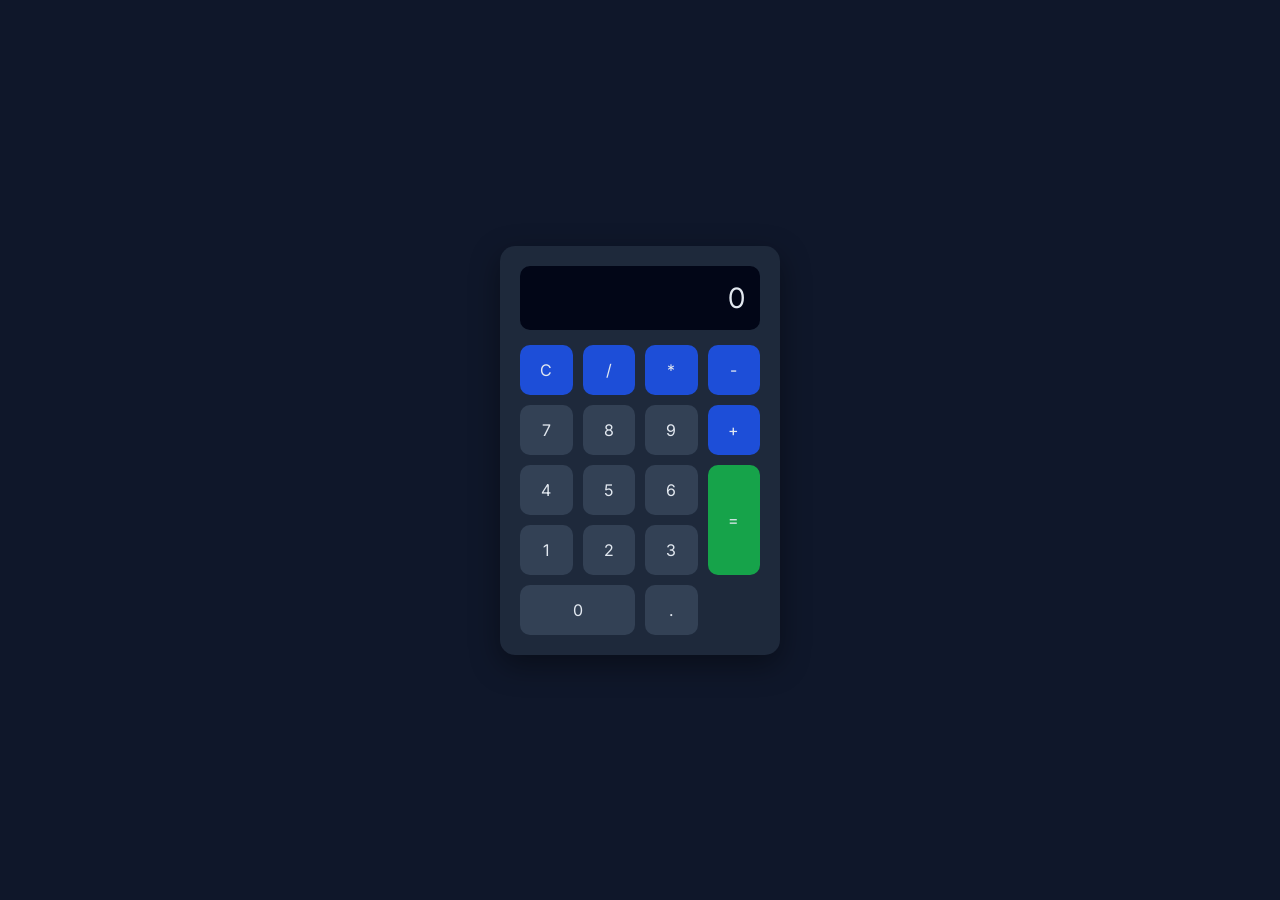
<file: calculator/index.html>
<!DOCTYPE html>
<html lang="en">
<head>
  <meta charset="UTF-8">
  <meta name="viewport" content="width=device-width, initial-scale=1.0">
  <title>Calculator</title>
  <link rel="stylesheet" href="style.css">

  <!-- Font -->
  <link href="https://fonts.googleapis.com/css2?family=Inter:wght@300;400;600&display=swap" rel="stylesheet">
</head>
<body>

<div class="calculator">

  <!-- Display -->
  <div class="display" id="display">0</div>

  <!-- Buttons -->
  <div class="buttons">

    <button class="btn operator">C</button>
    <button class="btn operator">/</button>
    <button class="btn operator">*</button>
    <button class="btn operator">-</button>

    <button class="btn">7</button>
    <button class="btn">8</button>
    <button class="btn">9</button>
    <button class="btn operator">+</button>

    <button class="btn">4</button>
    <button class="btn">5</button>
    <button class="btn">6</button>
    <button class="btn equals">=</button>

    <button class="btn">1</button>
    <button class="btn">2</button>
    <button class="btn">3</button>

    <button class="btn zero">0</button>
    <button class="btn">.</button>

  </div>

</div>

<script src="script.js"></script>
</body>
</html>
</file>
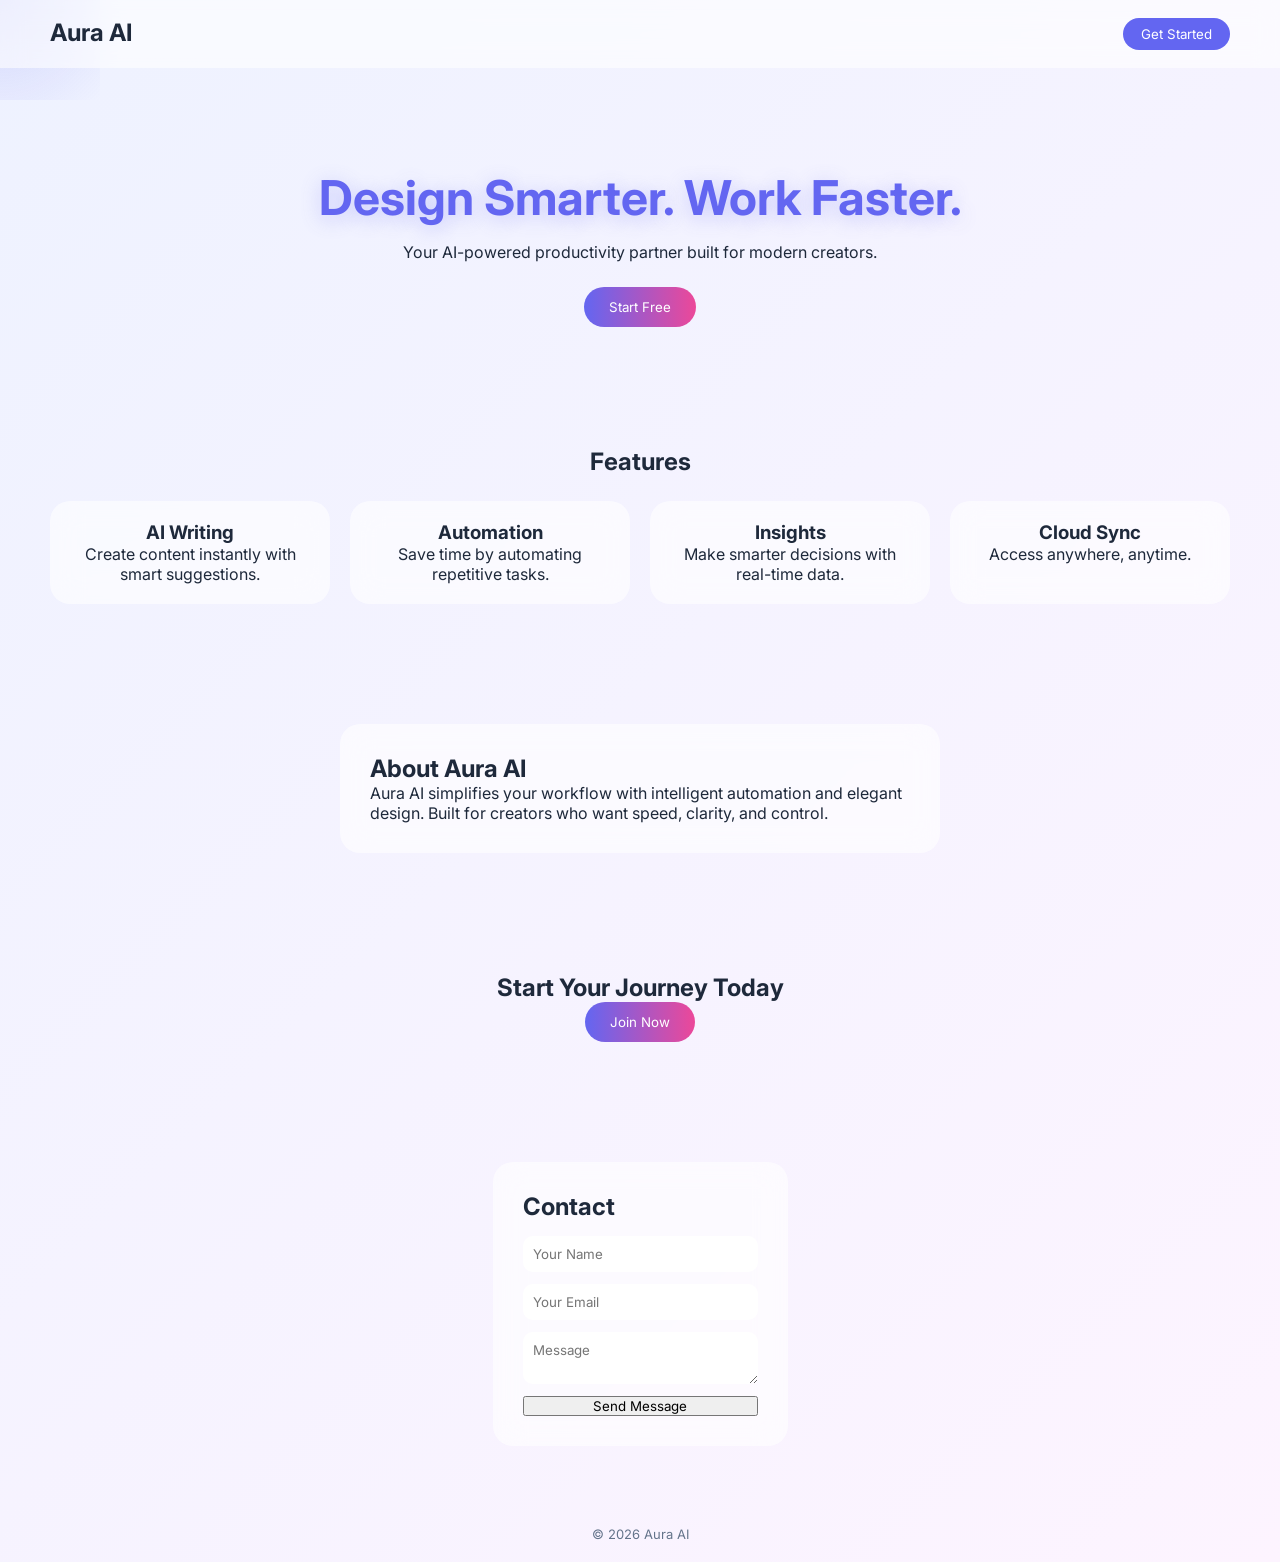
<file: landingpage/index.html>
<!DOCTYPE html>
<html lang="en">
<head>
  <meta charset="UTF-8">
  <meta name="viewport" content="width=device-width, initial-scale=1.0">
  <title>Aura AI</title>
  <link rel="stylesheet" href="style.css">

  <link href="https://fonts.googleapis.com/css2?family=Inter:wght@300;400;600;700&display=swap" rel="stylesheet">
</head>
<body>

<div class="cursor-glow"></div>
<header class="nav">
  <h2>Aura AI</h2>
  <button class="nav-btn">Get Started</button>
</header>


<section class="hero reveal">
  <h1>Design Smarter. Work Faster.</h1>
  <p>Your AI-powered productivity partner built for modern creators.</p>
  <button class="cta">Start Free</button>
</section>


<section class="features reveal">
  <h2>Features</h2>
  <div class="feature-grid">

    <div class="card">
      <h3>AI Writing</h3>
      <p>Create content instantly with smart suggestions.</p>
    </div>

    <div class="card">
      <h3>Automation</h3>
      <p>Save time by automating repetitive tasks.</p>
    </div>

    <div class="card">
      <h3>Insights</h3>
      <p>Make smarter decisions with real-time data.</p>
    </div>

    <div class="card">
      <h3>Cloud Sync</h3>
      <p>Access anywhere, anytime.</p>
    </div>

  </div>
</section>

<!-- ABOUT -->
<section class="about reveal">
  <div class="glass">
    <h2>About Aura AI</h2>
    <p>
      Aura AI simplifies your workflow with intelligent automation and elegant design.
      Built for creators who want speed, clarity, and control.
    </p>
  </div>
</section>


<section class="cta-section reveal">
  <h2>Start Your Journey Today</h2>
  <button class="cta">Join Now</button>
</section>


<section class="contact reveal">
  <div class="glass">
    <h2>Contact</h2>
    <form>
      <input type="text" placeholder="Your Name">
      <input type="email" placeholder="Your Email">
      <textarea placeholder="Message"></textarea>
      <button>Send Message</button>
    </form>
  </div>
</section>

<footer>
  <p>© 2026 Aura AI</p>
</footer>

<script>

const reveals = document.querySelectorAll('.reveal');

window.addEventListener('scroll', () => {
  reveals.forEach(el => {
    const top = el.getBoundingClientRect().top;
    if(top < window.innerHeight - 100){
      el.classList.add('active');
    }
  });
});

const glow = document.querySelector('.cursor-glow');
document.addEventListener('mousemove', (e) => {
  glow.style.left = e.clientX + 'px';
  glow.style.top = e.clientY + 'px';
});
</script>

</body>
</html>
</file>
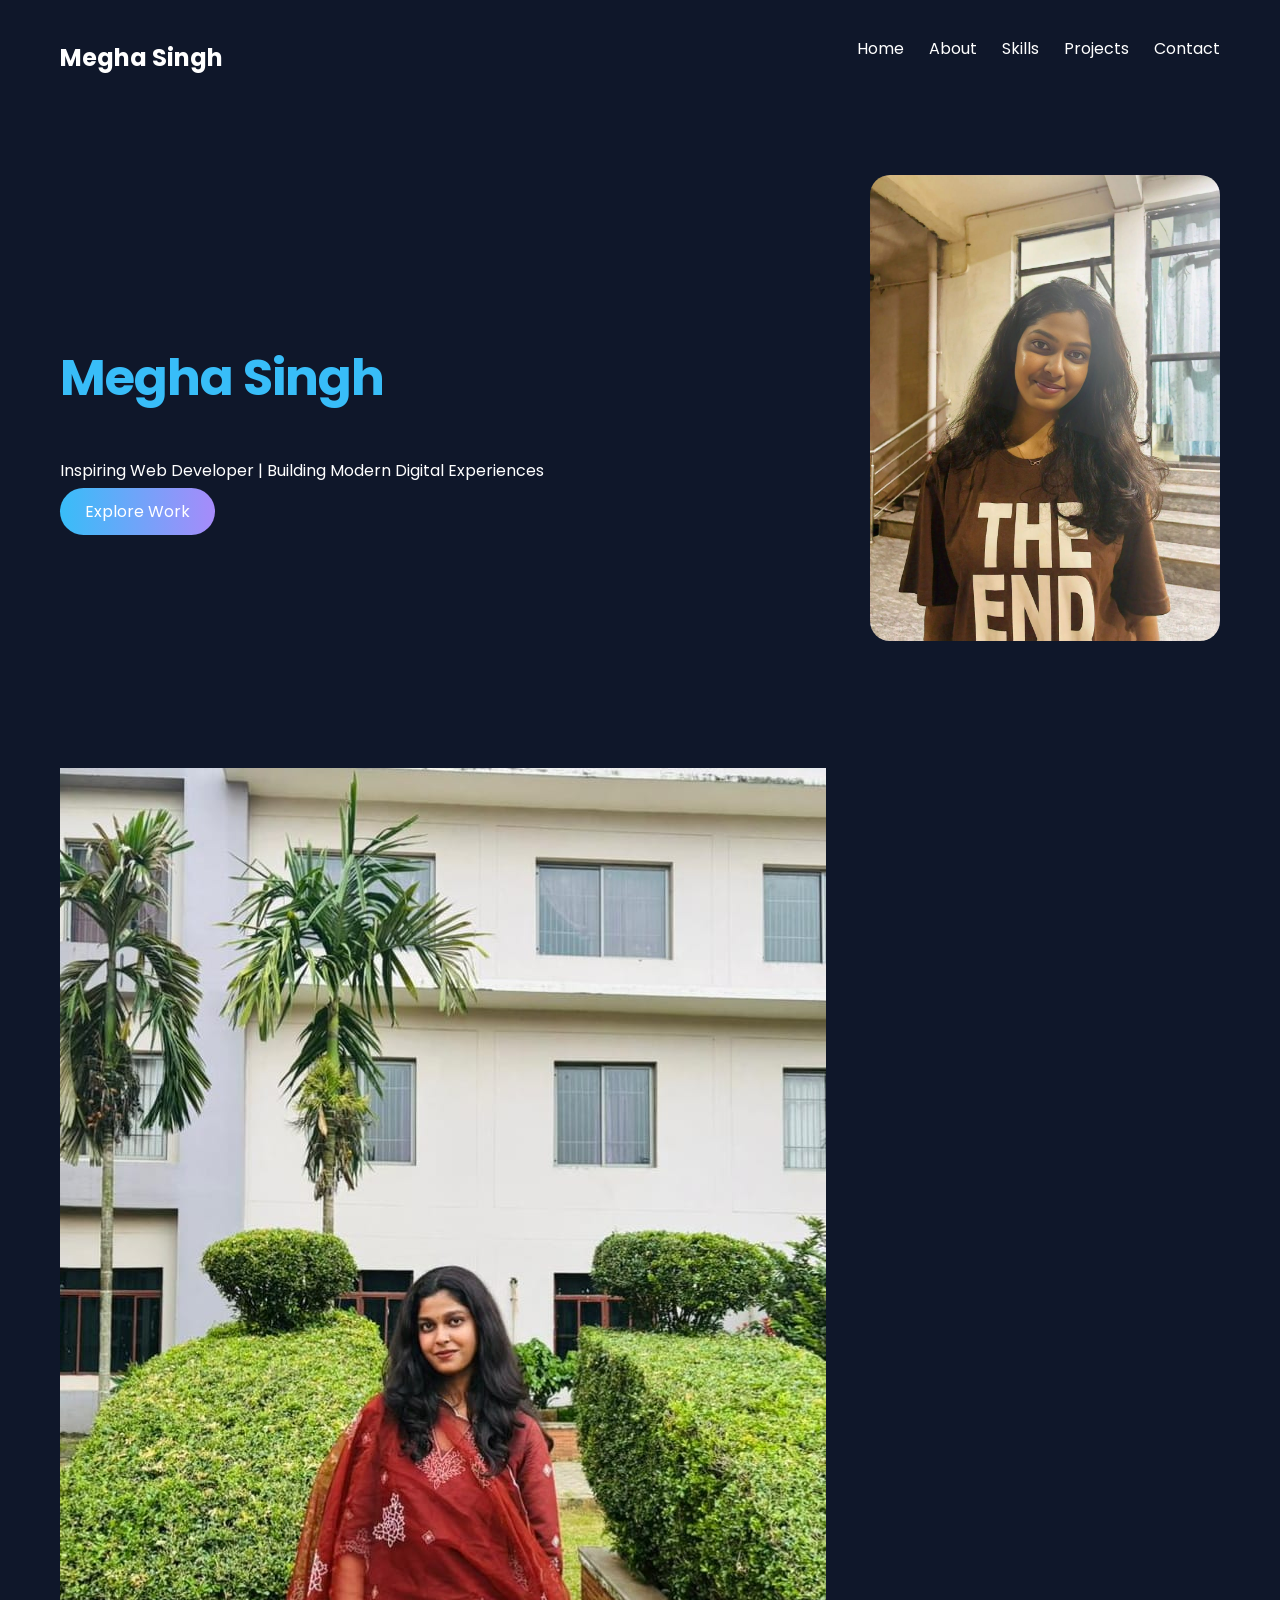
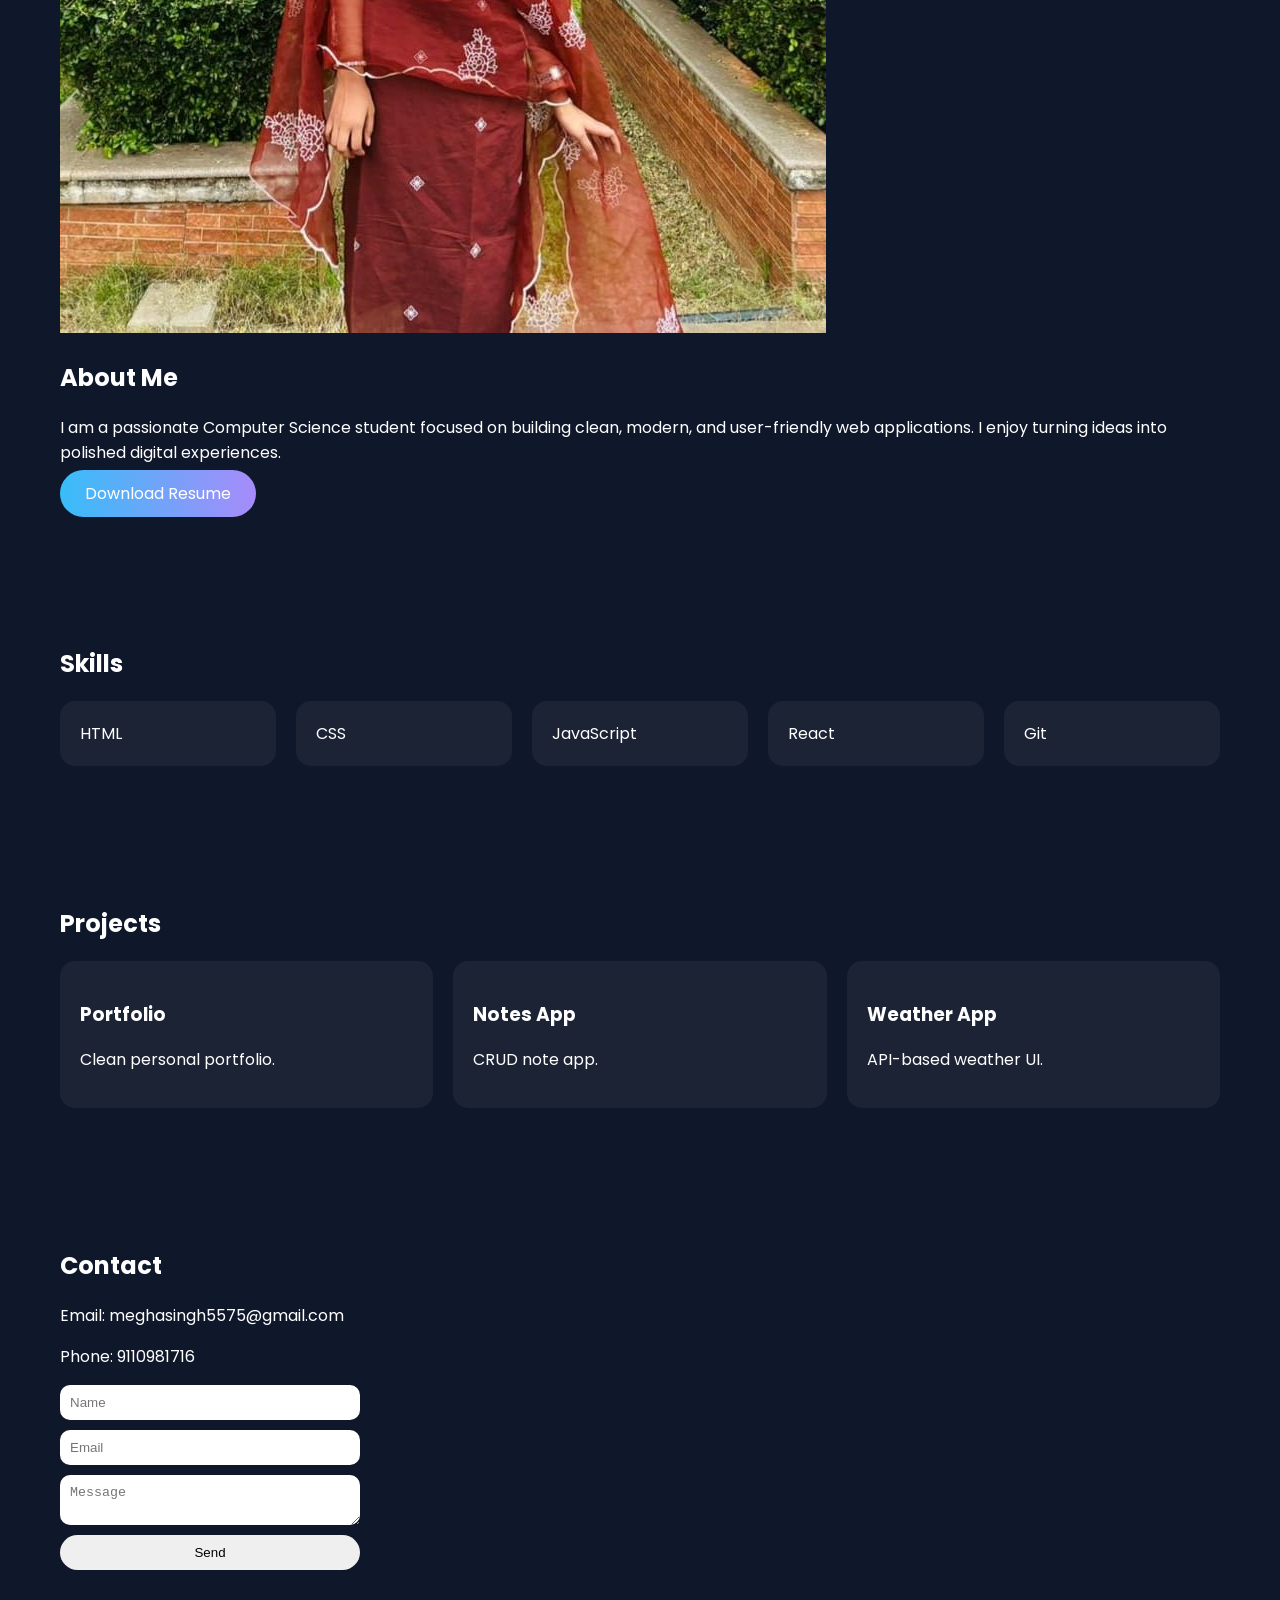
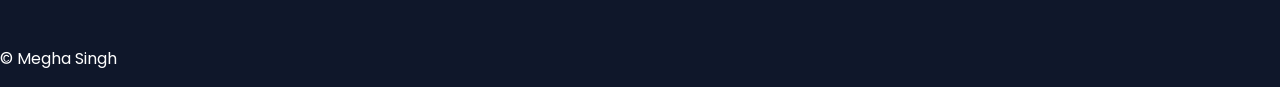
<file: portfolio/index.html>
<!DOCTYPE html>
<html lang="en">
<head>
  <meta charset="UTF-8">
  <meta name="viewport" content="width=device-width, initial-scale=1.0">
  <title>Megha Singh Portfolio</title>
  <link rel="stylesheet" href="style.css">
  <link href="https://fonts.googleapis.com/css2?family=Poppins:wght@300;400;600;700&display=swap" rel="stylesheet">
</head>
<body>

<header class="navbar">
  <h2>Megha Singh</h2>
  <ul>
    <li><a href="#">Home</a></li>
    <li><a href="#about">About</a></li>
    <li><a href="#skills">Skills</a></li>
    <li><a href="#projects">Projects</a></li>
    <li><a href="#contact">Contact</a></li>
  </ul>
</header>

<section class="hero">
  <div class="hero-text">
    <h1>Megha Singh</h1>
    <p>Inspiring Web Developer | Building Modern Digital Experiences</p>
    <a href="#projects" class="btn">Explore Work</a>
  </div>

  <div class="hero-img">
    <img src="/megha.jpeg" alt="Megha">
  </div>
</section>

<section id="about" class="about">
  <div class="about-box">
    <div class="about-img">
      <img src="/megha2.jpeg">
    </div>
    <div class="about-text">
      <h2>About Me</h2>
      <p>
        I am a passionate Computer Science student focused on building clean,
        modern, and user-friendly web applications. I enjoy turning ideas into
        polished digital experiences.
      </p>
      <a href="#" class="btn small">Download Resume</a>
    </div>
  </div>
</section>

<section id="skills" class="skills">
  <h2>Skills</h2>
  <div class="grid compact">
    <div>HTML</div>
    <div>CSS</div>
    <div>JavaScript</div>
    <div>React</div>
    <div>Git</div>
  </div>
</section>

<section id="projects" class="projects">
  <h2>Projects</h2>
  <div class="grid compact">

    <div class="card">
      <h3>Portfolio</h3>
      <p>Clean personal portfolio.</p>
    </div>

    <div class="card">
      <h3>Notes App</h3>
      <p>CRUD note app.</p>
    </div>

    <div class="card">
      <h3>Weather App</h3>
      <p>API-based weather UI.</p>
    </div>

  </div>
</section>

<section id="contact" class="contact">
  <h2>Contact</h2>

  <div class="contact-row">
    <p>Email: meghasingh5575@gmail.com</p>
    <p>Phone: 9110981716</p>
  </div>

  <form>
    <input type="text" placeholder="Name">
    <input type="email" placeholder="Email">
    <textarea placeholder="Message"></textarea>
    <button>Send</button>
  </form>
</section>

<footer>
  <p>© Megha Singh</p>
</footer>

</body>
</html>
</file>
<file: calculator/style.css>
* {
  margin: 0;
  padding: 0;
  box-sizing: border-box;
  font-family: 'Inter', sans-serif;
}

body {
  height: 100vh;
  display: flex;
  justify-content: center;
  align-items: center;
  background: #0f172a;
}

.calculator {
  background: #1e293b;
  padding: 20px;
  border-radius: 15px;
  box-shadow: 0 10px 30px rgba(0,0,0,0.4);
  width: 280px;
}

/* DISPLAY */
.display {
  background: #020617;
  color: #e2e8f0;
  font-size: 28px;
  padding: 15px;
  border-radius: 10px;
  text-align: right;
  margin-bottom: 15px;
  overflow-x: auto;
}

/* BUTTON GRID */
.buttons {
  display: grid;
  grid-template-columns: repeat(4, 1fr);
  gap: 10px;
}

/* BUTTONS */
.btn {
  padding: 15px;
  border: none;
  border-radius: 10px;
  background: #334155;
  color: #e2e8f0;
  font-size: 16px;
  cursor: pointer;
  transition: 0.2s;
}

.btn:hover {
  background: #475569;
}

/* OPERATOR */
.operator {
  background: #1d4ed8;
}

.operator:hover {
  background: #2563eb;
}

/* EQUAL */
.equals {
  grid-row: span 2;
  background: #16a34a;
}

.equals:hover {
  background: #22c55e;
}

/* ZERO BUTTON */
.zero {
  grid-column: span 2;
}

/* RESPONSIVE */
@media (max-width: 400px) {
  .calculator {
    width: 90%;
  }
}
</file>
<file: landingpage/style.css>
* {
  margin: 0;
  padding: 0;
  box-sizing: border-box;
  font-family: 'Inter', sans-serif;
}

body {
  background: linear-gradient(135deg, #eef2ff, #fdf4ff);
  color: #1e293b;
  overflow-x: hidden;
}

/* CURSOR GLOW */
.cursor-glow {
  position: fixed;
  width: 200px;
  height: 200px;
  background: radial-gradient(circle, rgba(99,102,241,0.2), transparent);
  pointer-events: none;
  transform: translate(-50%, -50%);
  z-index: 0;
}

/* NAVBAR (FIXED SPACING ISSUE) */
.nav {
  position: sticky;
  top: 0;
  z-index: 10;
  backdrop-filter: blur(12px);
  background: rgba(255,255,255,0.6);
  padding: 18px 50px;
  display: flex;
  justify-content: space-between;
  margin-bottom: 20px; /* KEY FIX */
}

.nav-btn {
  padding: 8px 18px;
  border-radius: 20px;
  border: none;
  background: #6366f1;
  color: white;
}

/* HERO */
.hero {
  text-align: center;
  padding: 80px 20px 60px;
}

.hero h1 {
  font-size: 48px;
  color: #6366f1;
  text-shadow: 0 4px 20px rgba(99, 102, 241, 0.3);
}
.hero p {
  margin: 15px auto 25px;
  max-width: 500px;
}

/* BUTTON */
.cta {
  padding: 12px 25px;
  border-radius: 25px;
  border: none;
  background: linear-gradient(90deg, #6366f1, #ec4899);
  color: white;
  cursor: pointer;
  transition: 0.3s;
}

.cta:hover {
  transform: scale(1.05);
}

/* SECTIONS (CONTROLLED SPACING SYSTEM) */
section {
  padding: 60px 50px;
}

/* FEATURES */
.features {
  text-align: center;
}

.feature-grid {
  display: grid;
  grid-template-columns: repeat(auto-fit, minmax(220px,1fr));
  gap: 20px;
  margin-top: 25px;
}

.card {
  padding: 20px;
  border-radius: 20px;
  backdrop-filter: blur(15px);
  background: rgba(255,255,255,0.6);
  transition: 0.3s;
}

.card:hover {
  transform: translateY(-6px);
}

/* GLASS */
.glass {
  max-width: 600px;
  margin: auto;
  padding: 30px;
  border-radius: 20px;
  backdrop-filter: blur(15px);
  background: rgba(255,255,255,0.6);
}

/* CTA */
.cta-section {
  text-align: center;
}

/* CONTACT */
.contact {
  display: flex;
  justify-content: center;
}

form {
  display: flex;
  flex-direction: column;
  gap: 12px;
  margin-top: 15px;
}

input, textarea {
  padding: 10px;
  border-radius: 10px;
  border: none;
}

/* FOOTER */
footer {
  text-align: center;
  padding: 20px;
  font-size: 13px;
  color: #64748b;
}

/* SCROLL REVEAL */
.reveal {
  opacity: 0;
  transform: translateY(40px);
  transition: 0.6s ease;
}

.reveal.active {
  opacity: 1;
  transform: translateY(0);
}

/* RESPONSIVE */
@media(max-width: 768px) {
  .hero h1 {
    font-size: 32px;
  }

  section {
    padding: 40px 20px;
  }
}
</file>
<file: portfolio/style.css>
body {
  margin: 0;
  font-family: 'Poppins';
  background: #0f172a;
  color: white;
}

.navbar {
  display: flex;
  justify-content: space-between;
  padding: 20px 60px;
}

.navbar ul {
  display: flex;
  gap: 25px;
  list-style: none;
}

.navbar a {
  color: white;
  text-decoration: none;
}

.hero {
  display: flex;
  align-items: center;
  justify-content: space-between;
  padding: 60px;
}

.hero-text {
  max-width: 500px;
}

.hero-img img {
  width: 350px;
  border-radius: 20px;
}

h1 {
  font-size: 50px;
  color: #38bdf8;
  letter-spacing: -1px;
}

.btn {
  padding: 12px 25px;
  background: linear-gradient(90deg, #38bdf8, #a78bfa);
  border-radius: 30px;
  text-decoration: none;
  color: white;
}

section {
  padding: 60px;
}

.grid {
  display: grid;
  grid-template-columns: repeat(auto-fit, minmax(150px,1fr));
  gap: 20px;
}

.card, .grid div {
  padding: 20px;
  background: rgba(255,255,255,0.05);
  border-radius: 15px;
  transition: 0.3s;
}

.card:hover, .grid div:hover {
  transform: translateY(-10px);
}

form {
  display: flex;
  flex-direction: column;
  gap: 10px;
  max-width: 300px;
}

input, textarea {
  padding: 10px;
  border-radius: 10px;
  border: none;
}

button {
  padding: 10px;
  border-radius: 20px;
  border: none;
}
</file>
